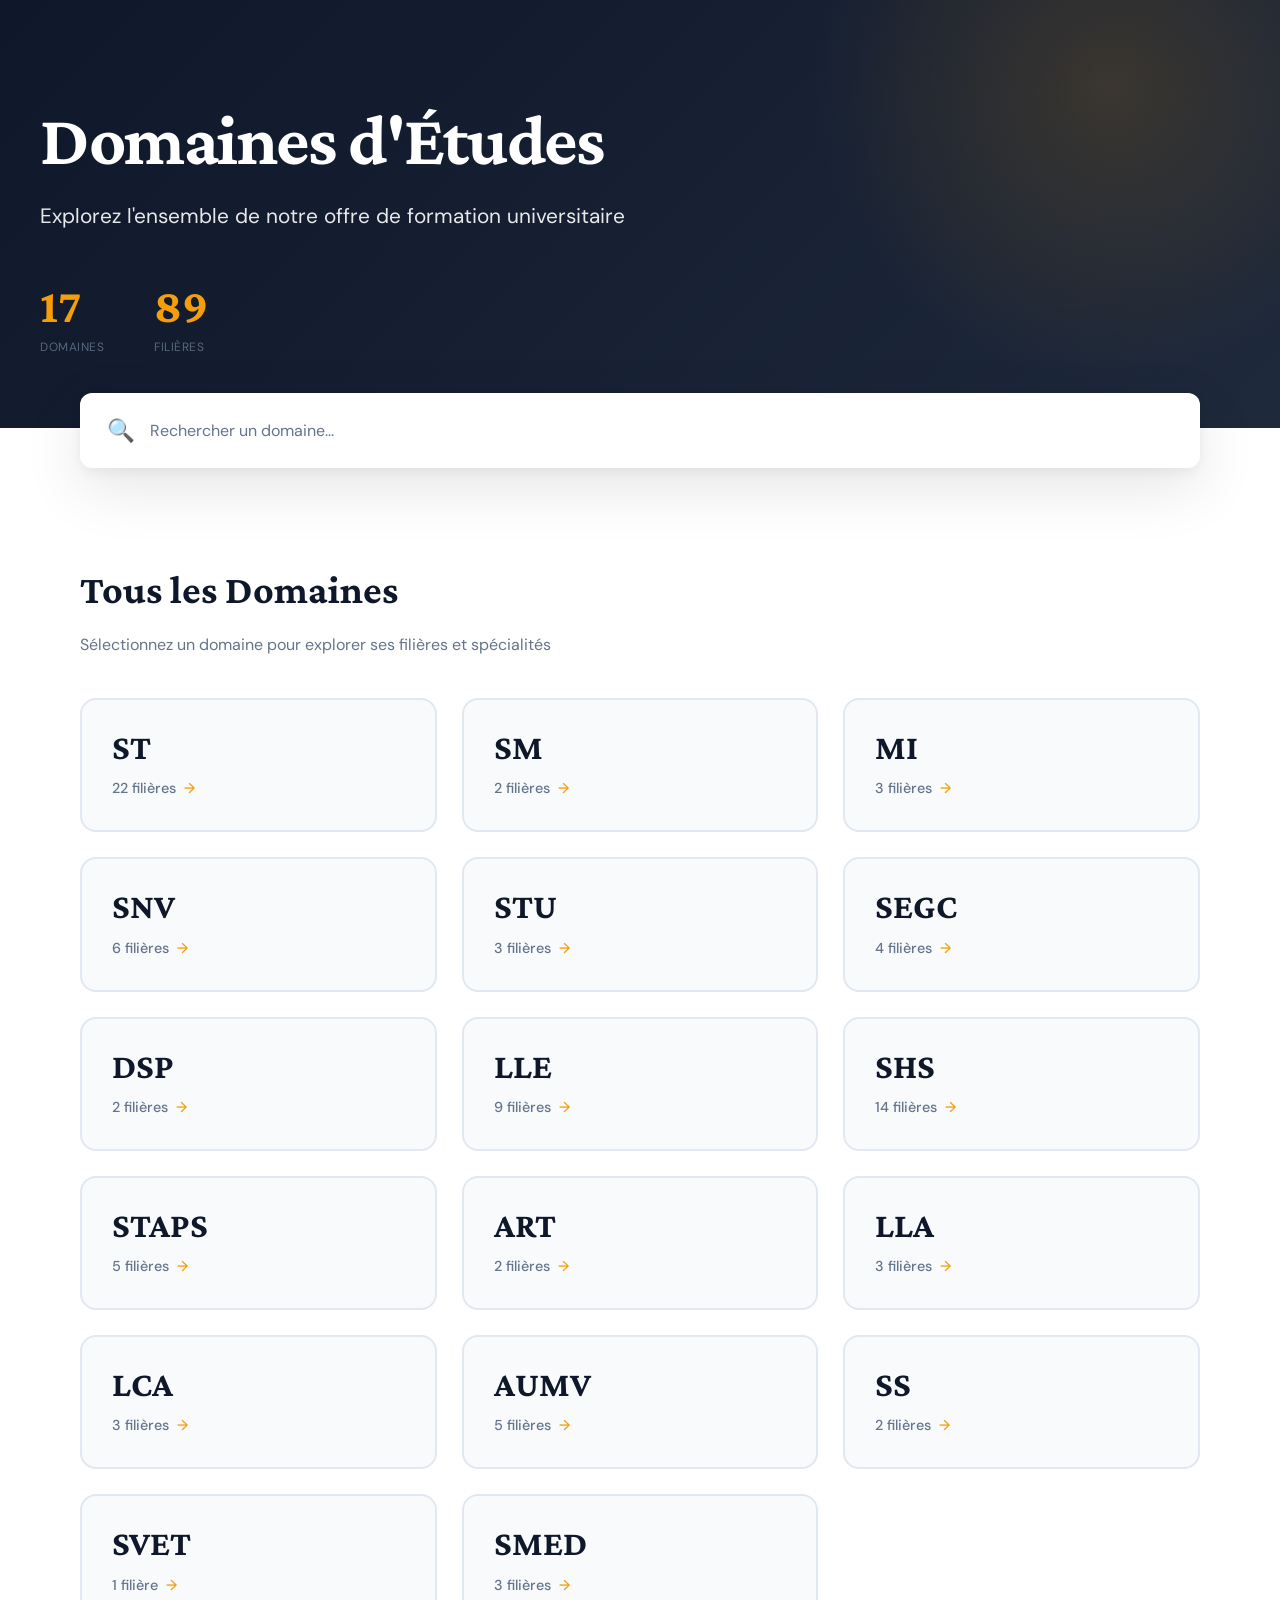
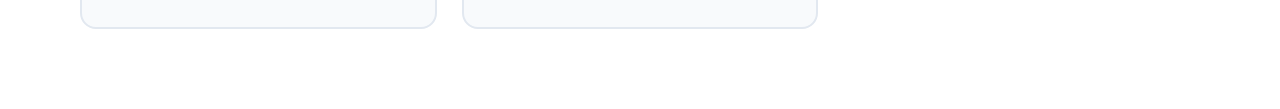
<file: templates/index.html>
<!DOCTYPE html>
<html lang="fr">
<head>
    <meta charset="UTF-8">
    <meta name="viewport" content="width=device-width, initial-scale=1.0">
    <title>Université - Domaines d'Études</title>
    <link href="https://fonts.googleapis.com/css2?family=Crimson+Pro:wght@400;600;700&family=DM+Sans:wght@400;500;700&display=swap" rel="stylesheet">
    <link rel="stylesheet" href="/src/styles.css">
</head>
<body>
    <!-- Hero Section -->
    <div class="hero">
        <div class="hero-content">
            <h1>Domaines d'Études</h1>
            <p class="hero-subtitle">Explorez l'ensemble de notre offre de formation universitaire</p>
            
            <div class="stats">
                <div class="stat-item">
                    <div class="stat-number" id="fieldCount">17</div>
                    <div class="stat-label">Domaines</div>
                </div>
                <div class="stat-item">
                    <div class="stat-number" id="majorCount">89</div>
                    <div class="stat-label">Filières</div>
                </div>
            </div>
        </div>
    </div>

    <!-- Search Section -->
    <div class="controls">
        <div class="search-box">
            <span class="search-icon">🔍</span>
            <input 
                type="text" 
                id="searchInput" 
                placeholder="Rechercher un domaine..."
                autocomplete="off"
            >
        </div>
    </div>

    <!-- Main Content -->
    <div class="container">
        <div class="section-header">
            <h2 class="section-title">Tous les Domaines</h2>
            <p class="section-subtitle">Sélectionnez un domaine pour explorer ses filières et spécialités</p>
        </div>

        <div class="fields-grid" id="fieldsGrid"></div>

        <div class="empty-state" id="emptyState">
            <div class="empty-icon">🔍</div>
            <div class="empty-text">Aucun domaine trouvé</div>
        </div>
    </div>

    <script src="/src/app.js"></script>
</body>
</html>
</file>
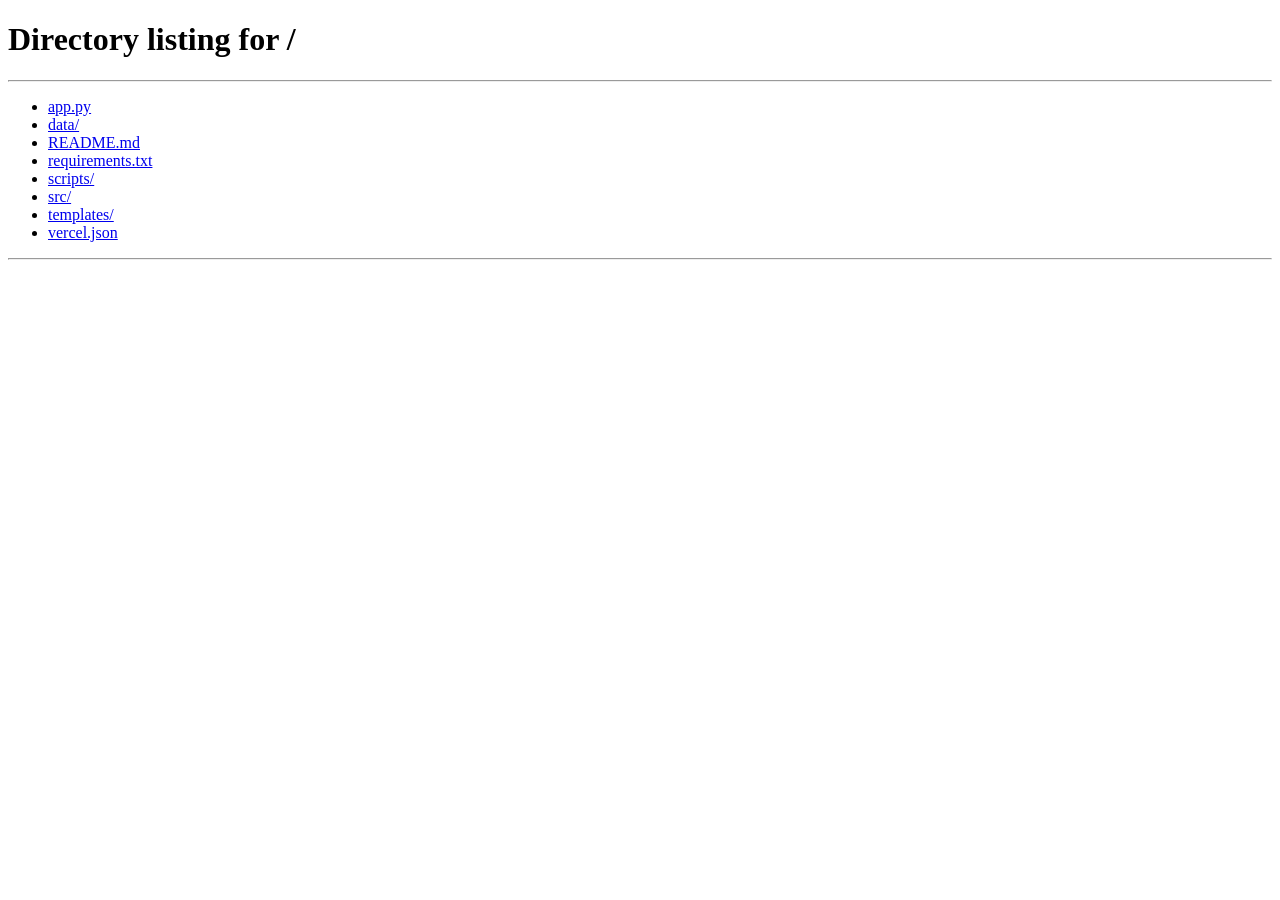
<file: templates/majors.html>
<!DOCTYPE html>
<html lang="fr">
<head>
    <meta charset="UTF-8">
    <meta name="viewport" content="width=device-width, initial-scale=1.0">
    <title>Filières - Université</title>
    <link href="https://fonts.googleapis.com/css2?family=Crimson+Pro:wght@400;600;700&family=DM+Sans:wght@400;500;700&display=swap" rel="stylesheet">
    <link rel="stylesheet" href="/src/styles.css">
</head>
<body>
    <!-- Back Button -->
    <a href="index.html" class="back-button" data-back> 
        <span>←</span> Retour
    </a>

    <!-- Hero Section -->
    <div class="hero">
        <div class="hero-content">
            <div class="breadcrumb">
                <a href="index.html">Domaines</a> / <span id="breadcrumbField">...</span>
            </div>
            <h1 id="fieldTitle">Domaine</h1>
            <p class="hero-subtitle" id="fieldSubtitle">Découvrez les filières disponibles</p>
        </div>
    </div>

    <!-- Main Content -->
    <div class="container">
        <div class="note-box" id="noteBox" style="display: none;">
            <strong>📝 Structure Future</strong>
            Les types de formation (Licence, Master, Ingénieur) et leurs spécialités seront ajoutés prochainement. Actuellement, seul le programme Tronc Commun pour Informatique est disponible.
        </div>

        <div class="section-header">
            <h2 class="section-title">Filières Disponibles</h2>
            <p class="section-subtitle">Cliquez sur une formation pour voir le programme</p>
        </div>

        <div class="majors-grid" id="majorsGrid">   
            <!-- Bottom Back Button -->
            <div class="back-bottom-wrap">
                <a href="index.html" class="back-bottom" data-back>Retour</a>
            </div>
        </div>
    </div>

    <script src="/src/app.js"></script>
</body>
</html>
</file>
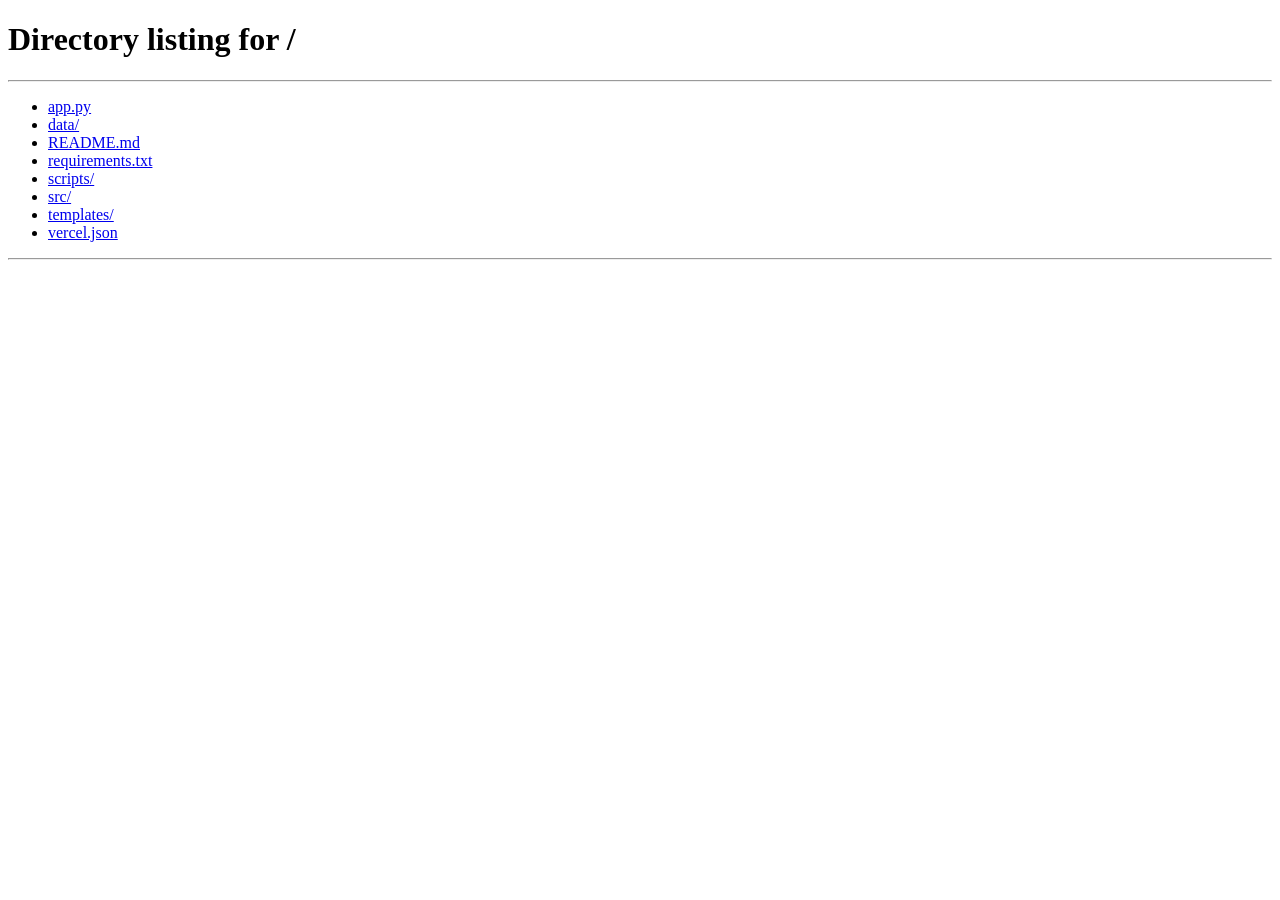
<file: templates/program.html>
<!DOCTYPE html>
<html lang="en">
<head>
    <meta charset="UTF-8">
    <meta name="viewport" content="width=device-width, initial-scale=1.0">
    <title>Program Details - University</title>
    <link href="https://fonts.googleapis.com/css2?family=Crimson+Pro:wght@400;600;700&family=DM+Sans:wght@400;500;700&display=swap" rel="stylesheet">
    <link rel="stylesheet" href="/src/styles.css">
</head>
<body>
    <!-- Back Button -->
    <a href="index.html" class="back-button" data-back>
        <span>←</span> Retour
    </a>

    <!-- Hero Section -->
    <div class="hero">
        <div class="hero-content">
            <div class="breadcrumb">
                <a href="index.html">Domaines</a> / Programme
            </div>
            <h1 id="programTitle">Program Details</h1>
            <div class="program-meta">
                <div class="meta-item">
                    <span class="meta-label">System</span>
                    <span class="meta-value" id="systemValue">-</span>
                </div>
                <div class="meta-item">
                    <span class="meta-label">Track</span>
                    <span class="meta-value" id="trackValue">-</span>
                </div>
            </div>
        </div>
    </div>

    <!-- Main Content -->
    <div class="container">
        <div class="year-selector" id="yearSelector"></div>
        <div id="programContent"></div>
        
        <!-- Bottom Back Button -->
        <div class="back-bottom-wrap">
            <a href="index.html" class="back-bottom" data-back>Retour</a>
        </div>
    </div>

    <script src="/src/app.js"></script>
</body>
</html>
</file>
<file: src/styles.css>
/* University Website - Main Styles */

* {
    margin: 0;
    padding: 0;
    box-sizing: border-box;
}

:root {
    --primary: #0f172a;
    --secondary: #1e293b;
    --accent: #f59e0b;
    --accent-light: #fbbf24;
    --text: #1e293b;
    --text-light: #64748b;
    --bg: #ffffff;
    --card-bg: #f8fafc;
    --border: #e2e8f0;
}

body {
    font-family: 'DM Sans', sans-serif;
    background: var(--bg);
    color: var(--text);
    line-height: 1.6;
    overflow-x: hidden;
}

/* Navigation */
.back-button {
    position: fixed;
    top: 30px;
    left: 30px;
    z-index: 100;
    background: white;
    border: 2px solid var(--border);
    border-radius: 12px;
    padding: 12px 20px;
    font-size: 0.95rem;
    font-weight: 500;
    color: var(--text);
    text-decoration: none;
    display: flex;
    align-items: center;
    gap: 8px;
    transition: all 0.3s ease;
    box-shadow: 0 2px 8px rgba(0, 0, 0, 0.05);
}

.back-button:hover {
    background: var(--accent);
    color: white;
    border-color: var(--accent);
    transform: translateX(-3px);
}

/* Bottom back button */
.back-bottom-wrap {
    margin-top: 60px;
    display: flex;
    justify-content: center;
}

.back-bottom {
    display: inline-flex;
    align-items: center;
    justify-content: center;
    padding: 12px 24px;
    border-radius: 12px;
    border: 2px solid var(--border);
    background: white;
    color: var(--text);
    text-decoration: none;
    font-weight: 600;
    transition: all 0.3s ease;
}

.back-bottom:hover {
    background: var(--accent);
    color: white;
    border-color: var(--accent);
    transform: translateY(-2px);
}

/* Hero Section */
.hero {
    background: linear-gradient(135deg, var(--primary) 0%, var(--secondary) 100%);
    color: white;
    padding: 100px 40px 70px;
    position: relative;
    overflow: hidden;
}

.hero::before {
    content: '';
    position: absolute;
    top: -50%;
    right: -10%;
    width: 600px;
    height: 600px;
    background: radial-gradient(circle, rgba(245, 158, 11, 0.15) 0%, transparent 70%);
    border-radius: 50%;
    animation: float 20s ease-in-out infinite;
}

@keyframes float {
    0%, 100% { transform: translate(0, 0) scale(1); }
    50% { transform: translate(-30px, 30px) scale(1.1); }
}

.hero-content {
    max-width: 1200px;
    margin: 0 auto;
    position: relative;
    z-index: 1;
}

.breadcrumb {
    font-size: 0.9rem;
    opacity: 0.8;
    margin-bottom: 20px;
    animation: fadeInUp 0.6s ease-out;
}

.breadcrumb a {
    color: white;
    text-decoration: none;
    transition: opacity 0.3s ease;
}

.breadcrumb a:hover {
    opacity: 0.7;
}

.hero h1 {
    font-family: 'Crimson Pro', serif;
    font-size: clamp(2.5rem, 6vw, 4.5rem);
    font-weight: 700;
    line-height: 1.1;
    margin-bottom: 20px;
    letter-spacing: -0.02em;
    animation: fadeInUp 0.8s ease-out;
}

.hero-subtitle {
    font-size: clamp(1rem, 2vw, 1.3rem);
    font-weight: 400;
    opacity: 0.9;
    max-width: 600px;
    animation: fadeInUp 0.8s ease-out 0.2s backwards;
}

/* Stats */
.stats {
    display: flex;
    gap: 50px;
    margin-top: 50px;
    flex-wrap: wrap;
    animation: fadeInUp 0.8s ease-out 0.4s backwards;
}

.stat-item {
    text-align: left;
}

.stat-number {
    font-family: 'Crimson Pro', serif;
    font-size: 3rem;
    font-weight: 700;
    color: var(--accent);
    line-height: 1;
}

.stat-label {
    font-size: 0.85rem;
    text-transform: uppercase;
    letter-spacing: 1.5px;
    margin-top: 8px;
    opacity: 0.85;
}

/* Program Meta */
.program-meta {
    display: flex;
    gap: 30px;
    flex-wrap: wrap;
    margin-top: 25px;
}

.meta-item {
    display: flex;
    flex-direction: column;
}

.meta-label {
    font-size: 0.85rem;
    opacity: 0.8;
    text-transform: uppercase;
    letter-spacing: 1px;
    margin-bottom: 5px;
}

.meta-value {
    font-size: 1.3rem;
    font-weight: 700;
    color: var(--accent);
}

/* Search Section */
.controls {
    max-width: 1200px;
    margin: -35px auto 50px;
    padding: 0 40px;
    position: relative;
    z-index: 10;
}

.search-box {
    background: var(--bg);
    border-radius: 12px;
    padding: 18px 25px;
    box-shadow: 
        0 20px 60px rgba(0, 0, 0, 0.1),
        0 4px 12px rgba(0, 0, 0, 0.05);
    display: flex;
    align-items: center;
    gap: 15px;
    transition: all 0.3s ease;
    border: 2px solid transparent;
}

.search-box:focus-within {
    box-shadow: 
        0 24px 70px rgba(0, 0, 0, 0.15),
        0 6px 16px rgba(0, 0, 0, 0.08);
    transform: translateY(-2px);
    border-color: var(--accent-light);
}

.search-icon {
    color: var(--accent);
    font-size: 1.4rem;
}

.search-box input {
    border: none;
    outline: none;
    font-size: 1rem;
    font-family: 'DM Sans', sans-serif;
    flex: 1;
    background: transparent;
    color: var(--text);
}

.search-box input::placeholder {
    color: var(--text-light);
}

/* Container */
.container {
    max-width: 1200px;
    margin: 0 auto;
    padding: 40px 40px 80px;
}

/* Section Headers */
.section-header {
    margin-bottom: 40px;
    animation: fadeInUp 0.6s ease-out;
}

.section-title {
    font-family: 'Crimson Pro', serif;
    font-size: clamp(1.8rem, 3.5vw, 2.5rem);
    font-weight: 700;
    color: var(--primary);
    margin-bottom: 10px;
}

.section-subtitle {
    font-size: 1rem;
    color: var(--text-light);
}

/* Note Box */
.note-box {
    background: #fffbeb;
    border-left: 4px solid var(--accent);
    padding: 20px 25px;
    border-radius: 8px;
    margin-bottom: 35px;
    animation: fadeInUp 0.6s ease-out;
}

.note-box strong {
    color: var(--primary);
    display: block;
    margin-bottom: 8px;
}

/* Grids */
.fields-grid {
    display: grid;
    grid-template-columns: repeat(auto-fill, minmax(280px, 1fr));
    gap: 25px;
}

.majors-grid {
    display: grid;
    grid-template-columns: repeat(auto-fill, minmax(350px, 1fr));
    gap: 30px;
}

/* Field Cards */
.field-card {
    background: var(--card-bg);
    border-radius: 16px;
    padding: 30px;
    transition: all 0.4s cubic-bezier(0.4, 0, 0.2, 1);
    cursor: pointer;
    border: 2px solid var(--border);
    position: relative;
    overflow: hidden;
    animation: fadeInUp 0.5s ease-out backwards;
    text-decoration: none;
    color: inherit;
    display: block;
}

.field-card::before {
    content: '';
    position: absolute;
    top: 0;
    left: 0;
    width: 100%;
    height: 4px;
    background: linear-gradient(90deg, var(--accent), var(--accent-light));
    transform: scaleX(0);
    transform-origin: left;
    transition: transform 0.4s ease;
}

.field-card:hover {
    box-shadow: 0 10px 30px rgba(0, 0, 0, 0.1);
    transform: translateY(-5px);
    border-color: var(--accent-light);
}

.field-card:hover::before {
    transform: scaleX(1);
}

.field-code {
    font-family: 'Crimson Pro', serif;
    font-size: 2.2rem;
    font-weight: 700;
    line-height: 1;
    margin-bottom: 12px;
    color: var(--primary);
    transition: color 0.3s ease;
}

.field-card:hover .field-code {
    color: var(--accent);
}

.field-count {
    font-size: 0.9rem;
    color: var(--text-light);
    font-weight: 500;
}

.field-arrow {
    display: inline-block;
    margin-left: 8px;
    transition: transform 0.3s ease;
    color: var(--accent);
}

.field-card:hover .field-arrow {
    transform: translateX(5px);
}

/* Major Cards */
.major-card {
    background: var(--card-bg);
    border-radius: 16px;
    border: 2px solid var(--border);
    overflow: hidden;
    transition: all 0.4s ease;
    animation: fadeInUp 0.5s ease-out backwards;
}

.major-card:hover {
    box-shadow: 0 12px 35px rgba(0, 0, 0, 0.1);
    transform: translateY(-5px);
    border-color: var(--accent-light);
}

.major-header {
    padding: 25px;
    background: white;
    border-bottom: 2px solid var(--border);
    transition: background 0.3s ease;
}

.major-card:hover .major-header {
    background: linear-gradient(135deg, #fffbeb 0%, white 100%);
}

.major-name {
    font-family: 'Crimson Pro', serif;
    font-size: 1.5rem;
    font-weight: 700;
    color: var(--primary);
    margin-bottom: 8px;
    transition: color 0.3s ease;
}

.major-card:hover .major-name {
    color: var(--accent);
}

.major-info {
    font-size: 0.9rem;
    color: var(--text-light);
}

/* Formations */
.formations-list {
    padding: 25px;
}

.formation-type-group {
    margin-bottom: 18px;
}

.formation-type-title {
    font-weight: 700;
    margin-bottom: 8px;
    color: var(--primary);
    background: transparent;
    border: none;
    padding: 0;
    cursor: pointer;
    display: flex;
    align-items: center;
    gap: 8px;
    font-size: 0.95rem;
}

.formation-type-title::after {
    content: '▾';
    font-size: 0.75rem;
    color: var(--text-light);
    transition: transform 0.2s ease;
}

.formation-type-group.open .formation-type-title::after {
    transform: rotate(180deg);
}

.formation-item {
    background: white;
    border-radius: 12px;
    padding: 18px 20px;
    margin-bottom: 12px;
    border: 1px solid var(--border);
    transition: all 0.3s ease;
    cursor: pointer;
}

.formation-item:last-child {
    margin-bottom: 0;
}

.formation-item:hover {
    background: #fffbeb;
    border-color: var(--accent);
    transform: translateX(5px);
}

.formation-item.no-program {
    opacity: 0.6;
    cursor: default;
}

.formation-item.no-program:hover {
    transform: none;
    background: white;
    border-color: var(--border);
}

.formation-header {
    display: flex;
    justify-content: space-between;
    align-items: center;
}

.formation-type {
    font-weight: 600;
    color: var(--primary);
    font-size: 1rem;
}

.formation-type-specialty {
    font-weight: 500;
    color: var(--primary);
    font-size: 0.95rem;
}

.formation-type-items {
    display: none;
}

.formation-type-group.open .formation-type-items {
    display: block;
}

.formation-badge {
    background: var(--accent);
    color: white;
    padding: 4px 12px;
    border-radius: 20px;
    font-size: 0.75rem;
    font-weight: 600;
    text-transform: uppercase;
    letter-spacing: 0.5px;
}

.formation-badge.coming-soon {
    background: var(--text-light);
}

.program-link {
    display: inline-block;
    margin-top: 10px;
    padding: 8px 16px;
    background: var(--accent);
    color: white;
    text-decoration: none;
    border-radius: 8px;
    font-size: 0.85rem;
    font-weight: 600;
    transition: all 0.3s ease;
}

.program-link:hover {
    background: var(--primary);
    transform: translateY(-2px);
}

/* Year Selector */
.year-selector {
    display: flex;
    gap: 15px;
    margin-bottom: 40px;
    flex-wrap: wrap;
}

.year-btn {
    padding: 12px 24px;
    background: white;
    border: 2px solid var(--border);
    border-radius: 10px;
    font-size: 0.95rem;
    font-weight: 600;
    color: var(--text);
    cursor: pointer;
    transition: all 0.3s ease;
}

.year-btn:hover {
    border-color: var(--accent);
    background: #fffbeb;
}

.year-btn.active {
    background: var(--accent);
    color: white;
    border-color: var(--accent);
}

/* Semester */
.semester-container {
    margin-bottom: 50px;
}

.semester-header {
    background: linear-gradient(135deg, var(--primary) 0%, var(--secondary) 100%);
    color: white;
    padding: 20px 30px;
    border-radius: 12px;
    margin-bottom: 25px;
}

.semester-title {
    font-family: 'Crimson Pro', serif;
    font-size: 1.8rem;
    font-weight: 700;
    margin-bottom: 8px;
}

.semester-info {
    font-size: 0.9rem;
    opacity: 0.9;
}

/* Units */
.units-grid {
    display: grid;
    gap: 25px;
}

.unit-card {
    background: var(--card-bg);
    border-radius: 16px;
    border: 2px solid var(--border);
    overflow: hidden;
    transition: all 0.3s ease;
}

.unit-card:hover {
    box-shadow: 0 8px 25px rgba(0, 0, 0, 0.08);
    border-color: var(--accent-light);
}

.unit-header {
    background: white;
    padding: 20px 25px;
    border-bottom: 2px solid var(--border);
    display: flex;
    justify-content: space-between;
    align-items: center;
    flex-wrap: wrap;
    gap: 15px;
}

.unit-code {
    font-family: 'Crimson Pro', serif;
    font-size: 1.3rem;
    font-weight: 700;
    color: var(--primary);
}

.unit-stats {
    display: flex;
    gap: 20px;
}

.stat-badge {
    display: flex;
    flex-direction: column;
    align-items: center;
}

.stat-value {
    font-size: 1.1rem;
    font-weight: 700;
    color: var(--accent);
}

.stat-label {
    font-size: 0.75rem;
    color: var(--text-light);
    text-transform: uppercase;
    letter-spacing: 0.5px;
}

/* Subjects */
.subjects-list {
    padding: 25px;
}

.subject-item {
    background: white;
    padding: 16px 20px;
    margin-bottom: 10px;
    border-radius: 10px;
    border-left: 4px solid var(--accent);
    display: grid;
    grid-template-columns: 2fr 1fr 1fr 1.5fr;
    gap: 15px;
    align-items: center;
    transition: all 0.3s ease;
}

.subject-item:hover {
    background: #fffbeb;
    transform: translateX(5px);
}

.subject-name {
    font-weight: 600;
    color: var(--primary);
}

.subject-detail {
    text-align: center;
}

.subject-label {
    font-size: 0.75rem;
    color: var(--text-light);
    text-transform: uppercase;
    display: block;
    margin-bottom: 3px;
}

.subject-value {
    font-weight: 600;
    color: var(--text);
}

.subject-assessment {
    display: flex;
    gap: 10px;
    font-size: 0.85rem;
    color: var(--text-light);
}

/* Empty State */
.empty-state {
    text-align: center;
    padding: 80px 20px;
    color: var(--text-light);
    display: none;
}

.empty-state.show {
    display: block;
}

.empty-icon {
    font-size: 4rem;
    margin-bottom: 20px;
    opacity: 0.3;
}

.empty-text {
    font-size: 1.2rem;
    font-weight: 300;
}

/* Animations */
@keyframes fadeInUp {
    from {
        opacity: 0;
        transform: translateY(30px);
    }
    to {
        opacity: 1;
        transform: translateY(0);
    }
}

/* Stagger animations */
.field-card:nth-child(1), .major-card:nth-child(1) { animation-delay: 0.05s; }
.field-card:nth-child(2), .major-card:nth-child(2) { animation-delay: 0.1s; }
.field-card:nth-child(3), .major-card:nth-child(3) { animation-delay: 0.15s; }
.field-card:nth-child(4), .major-card:nth-child(4) { animation-delay: 0.2s; }
.field-card:nth-child(5), .major-card:nth-child(5) { animation-delay: 0.25s; }
.field-card:nth-child(6), .major-card:nth-child(6) { animation-delay: 0.3s; }
.field-card:nth-child(7) { animation-delay: 0.35s; }
.field-card:nth-child(8) { animation-delay: 0.4s; }
.field-card:nth-child(9) { animation-delay: 0.45s; }

/* Responsive */
@media (max-width: 768px) {
    .back-button {
        top: 20px;
        left: 20px;
        padding: 10px 16px;
    }

    .hero {
        padding: 80px 20px 50px;
    }

    .stats {
        gap: 35px;
    }

    .controls {
        padding: 0 20px;
        margin: -25px auto 40px;
    }

    .container {
        padding: 30px 20px 60px;
    }

    .fields-grid {
        grid-template-columns: 1fr;
        gap: 20px;
    }

    .majors-grid {
        grid-template-columns: 1fr;
        gap: 20px;
    }

    .subject-item {
        grid-template-columns: 1fr;
        gap: 10px;
    }

    .subject-detail {
        text-align: left;
    }

    .subject-assessment {
        flex-wrap: wrap;
    }
}

/* =====================================================
   PROGRAM TABLE STYLES - Official Format
   ===================================================== */

.semester-header {
    background: linear-gradient(135deg, var(--primary) 0%, var(--secondary) 100%);
    color: white;
    padding: 20px 30px;
    border-radius: 12px 12px 0 0;
    margin-bottom: 0;
}

.semester-header h2 {
    margin: 0;
}

.table-container {
    overflow-x: auto;
    background: white;
    border-radius: 0 0 12px 12px;
    box-shadow: 0 4px 12px rgba(0, 0, 0, 0.08);
    margin-bottom: 30px;
}

.program-table {
    width: 100%;
    border-collapse: collapse;
    font-size: 0.9rem;
}

.program-table thead th {
    background: var(--secondary);
    color: white;
    padding: 12px 10px;
    text-align: left;
    font-weight: 600;
    font-size: 0.85rem;
    border: 1px solid #334155;
    white-space: nowrap;
}

.program-table thead th small {
    font-size: 0.75rem;
    opacity: 0.9;
    display: block;
    font-weight: 400;
}

.program-table tbody td {
    padding: 10px;
    border: 1px solid var(--border);
}

.unit-row {
    height: 0;
    padding: 0;
}

.unit-cell {
    background: linear-gradient(135deg, #f8fafc 0%, #f1f5f9 100%);
    vertical-align: top;
    font-weight: 600;
    min-width: 150px;
    padding: 15px !important;
}

.unit-name {
    font-size: 1rem;
    color: var(--primary);
    margin-bottom: 8px;
    font-weight: 700;
}

.unit-meta {
    font-size: 0.8rem;
    color: var(--text-light);
    font-weight: 400;
    margin-bottom: 4px;
}

.subject-name-cell {
    font-weight: 500;
    color: var(--text);
    min-width: 250px;
}

.number-cell {
    text-align: center;
    font-weight: 500;
    color: var(--text);
    min-width: 60px;
    white-space: nowrap;
}

.subject-row {
    transition: background 0.2s ease;
}

.subject-row:hover {
    background: #fffbeb;
}

.total-row {
    background: linear-gradient(135deg, #fef3c7 0%, #fde68a 100%);
    font-weight: 700;
}

.total-row td {
    padding: 14px 10px !important;
    border-top: 2px solid var(--accent);
    font-weight: 700;
}

/* Responsive table */
@media (max-width: 1024px) {
    .table-container {
        overflow-x: scroll;
    }
    
    .program-table {
        min-width: 900px;
    }
}

@media (max-width: 768px) {
    .program-table {
        font-size: 0.8rem;
    }
    
    .program-table thead th {
        padding: 8px 6px;
        font-size: 0.75rem;
    }
    
    .program-table tbody td {
        padding: 8px 6px;
    }
    
    .unit-name {
        font-size: 0.9rem;
    }
    
    .unit-meta {
        font-size: 0.7rem;
    }
}
</file>
